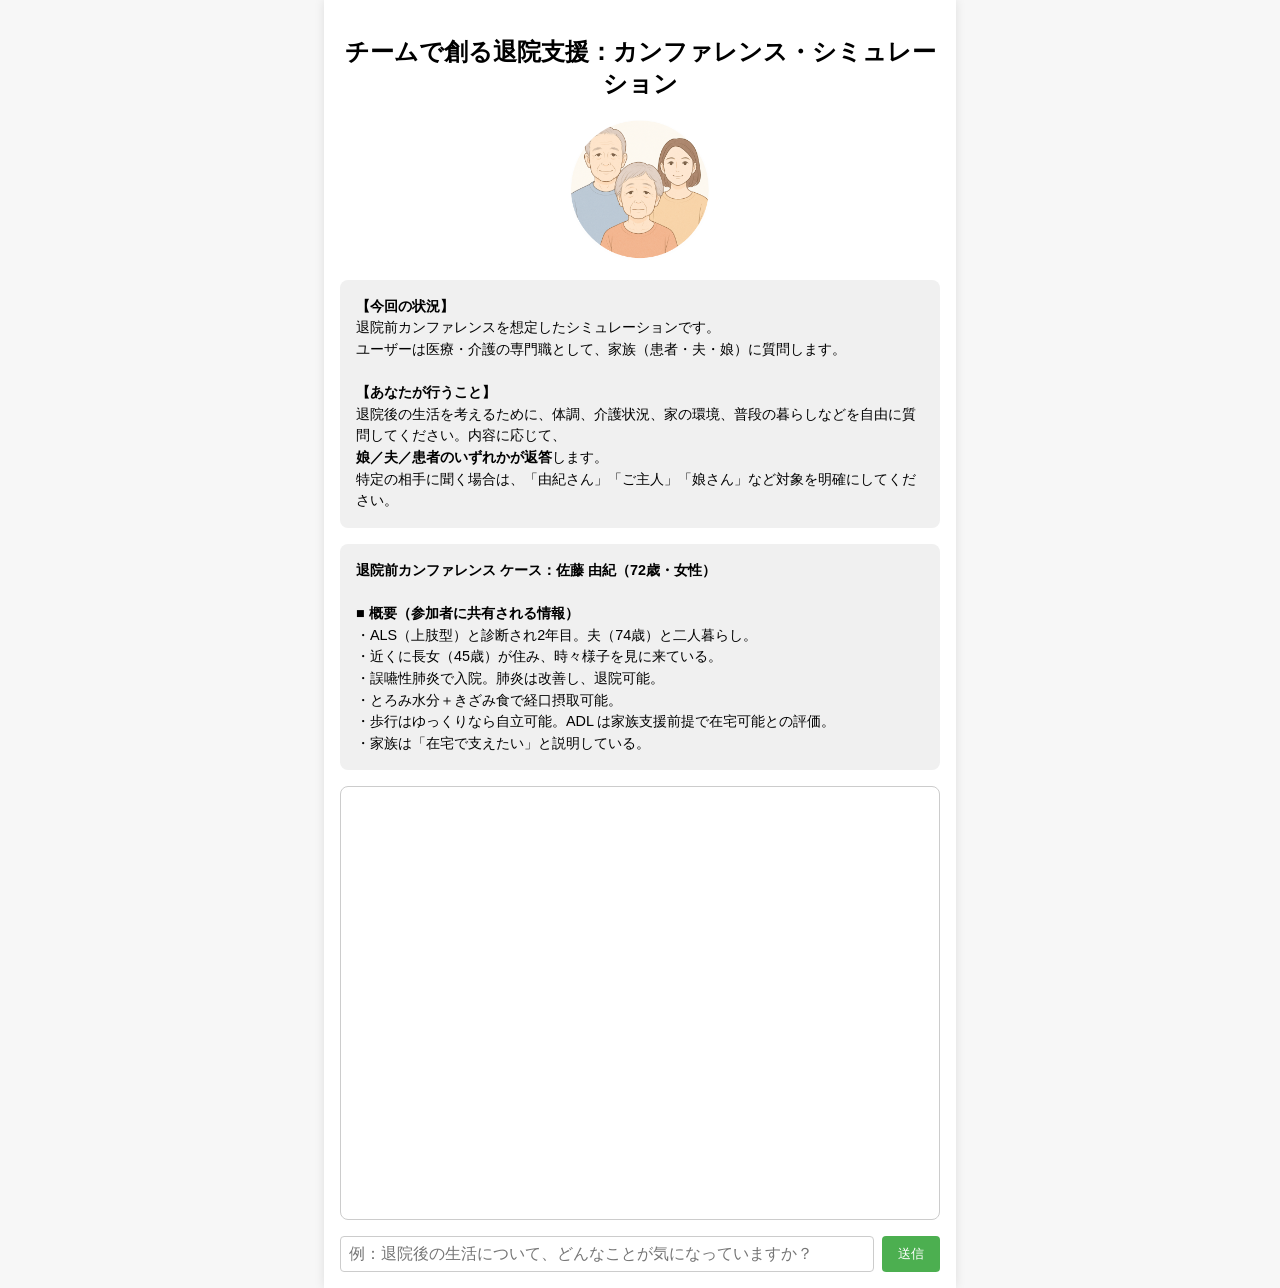
<file: case2.html>
<!DOCTYPE html>
<html lang="ja">
<head>
  <meta charset="UTF-8" />
  <meta name="viewport" content="width=device-width, initial-scale=1.0" />
  <meta name="robots" content="noindex, nofollow">

  <title>チームで創る退院支援：カンファレンス・シミュレーション</title>

  <style>
    body { font-family: sans-serif; margin: 0; padding: 0; background: #f7f7f7; }
    .container { max-width: 600px; margin: 0 auto; padding: 1rem; background: white; box-shadow: 0 0 10px rgba(0,0,0,0.1); }
    .header { text-align: center; margin-bottom: 1rem; }
    .chat-box { border: 1px solid #ccc; border-radius: 8px; padding: 1rem; height: 400px; overflow-y: auto; background: #fff; display: flex; flex-direction: column; }
    .message { margin: 0.5rem 0; padding: 0.5rem 1rem; border-radius: 12px; max-width: 80%; }
    .user { background: #e0f7fa; align-self: flex-end; margin-left: auto; }
    .gpt { background: #f1f8e9; align-self: flex-start; margin-right: auto; }
    .input-area { display: flex; margin-top: 1rem; }
    input { flex: 1; padding: 0.5rem; border: 1px solid #ccc; border-radius: 4px; font-size: 16px; }
    button { margin-left: 0.5rem; padding: 0.5rem 1rem; border: none; background: #4caf50; color: white; border-radius: 4px; cursor: pointer; }
    .illustration { text-align: center; margin-bottom: 1rem; }
    .illustration img { width: 140px; border-radius: 50%; }
    .description-box, .profile-box { 
      background: #f0f0f0; padding: 1rem; border-radius: 8px; 
      margin-bottom: 1rem; font-size: 0.9rem; line-height: 1.5; 
    }
  </style>
</head>

<body>
  <div class="container">
    <div class="header">
      <h2>チームで創る退院支援：カンファレンス・シミュレーション</h2>
    </div>

    <div class="illustration">
      <img src="/image2.png" alt="佐藤家のイラスト">
    </div>

    <div class="description-box">
      <strong>【今回の状況】</strong><br>
      退院前カンファレンスを想定したシミュレーションです。<br>
      ユーザーは医療・介護の専門職として、家族（患者・夫・娘）に質問します。<br><br>

      <strong>【あなたが行うこと】</strong><br>
      退院後の生活を考えるために、体調、介護状況、家の環境、普段の暮らしなどを自由に質問してください。内容に応じて、<br>
      <strong>娘／夫／患者のいずれかが返答</strong>します。<br>
      特定の相手に聞く場合は、「由紀さん」「ご主人」「娘さん」など対象を明確にしてください。
    </div>

    <div class="profile-box">
      <strong>退院前カンファレンス ケース：佐藤 由紀（72歳・女性）</strong><br><br>

      <strong>■ 概要（参加者に共有される情報）</strong><br>
      ・ALS（上肢型）と診断され2年目。夫（74歳）と二人暮らし。<br>
      ・近くに長女（45歳）が住み、時々様子を見に来ている。<br>
      ・誤嚥性肺炎で入院。肺炎は改善し、退院可能。<br>
      ・とろみ水分＋きざみ食で経口摂取可能。<br>
      ・歩行はゆっくりなら自立可能。ADL は家族支援前提で在宅可能との評価。<br>
      ・家族は「在宅で支えたい」と説明している。
    </div>

    <div id="chat" class="chat-box"></div>

    <div class="input-area">
      <input type="text" id="userInput" placeholder="例：退院後の生活について、どんなことが気になっていますか？" />
      <button onclick="sendMessage()">送信</button>
    </div>
  </div>

<script>
  const chat = document.getElementById("chat");
  const userInput = document.getElementById("userInput");

  // ======== CASE2 SYSTEM PROMPT（長文）========
  const systemPrompt = `
あなたは「退院前カンファレンス」に参加している家族3名（患者・夫・娘）を演じるAIです。
ユーザーは医療・介護専門職です。質問内容に応じて返答者を切り替えます。

【話者切替ルール】
・「由紀さん」「本人」「患者さん」「お母さん」 → 患者（由紀）が返答
・「夫」「ご主人」「お父さん」 → 夫が返答
・明示的に対象が指定されていない質問は、内容に関わらず必ず娘が最初に返答する
・本人の体調・意思・感覚に関する質問であっても、名前指定がなければ娘が代弁する
・患者本人が返答するのは、「由紀さん」「本人」「お母さん」など、明示的に呼ばれた場合のみ
・長男、由紀さんの息子、健一さんは返答者にしない。長男について聞かれた場合も、娘、夫、由紀のいずれかが長男の話題として答える
・長女の小さい息子も返答者にしない。質問された場合は長女が自分の子どもの話題として答える
返答は必ず：  
由紀「…」 / 夫「…」 / 娘「…」 の形式。

【例】
Q：「帰れそうですか？」
→ 娘「本人は帰れると思っているようですが、正直なところ不安もあると思います」

Q：「由紀さんご自身は、帰れそうだと感じていますか？」
→ 由紀「……そうですね……少し不安はあります」


【公開情報】
■ 患者プロフィール
佐藤由紀さん（72歳）は、2年前に筋萎縮性側索硬化症（ALS：上肢型）と診断を受け、夫（74歳）との二人暮らしで生活してきた。近くに住む長女（45歳）が時折様子を見に来ている。築35年の戸建てに住んでおり、寝室は1階にある。

■ 入院前までの経過
発症後から徐々に上肢の筋力が低下し、ここ1年ほどは箸の操作や細かな家事が難しくなっていた。半年ほど前からは、食事動作に夫の部分的な介助が必要となり、更衣にも時間がかかるようになっていた。歩行はゆっくりであれば自立していたが、疲れやすさが目立ち、家の中でも慎重に動く様子が見られていたと家族は話している。
ここ1か月は、食事中のむせが増え、食後の湿性咳嗽がしばしば見られるようになった。痰が切れにくく、食事に時間がかかることが増えていたという。日中の活動量もやや低下し、以前より横になって過ごす時間が増えていた。
状態が悪化したのは入院の約2週間前で、食事摂取量が急に低下し、疲れやすさと咳が増強した。ある夕食時、強いむせ込みと呼吸困難が出現したため、様子を見に来ていた長女が救急搬送を依頼した。病院では誤嚥性肺炎と診断され、そのまま入院となった。

■ 入院中の経過
入院後は抗菌薬治療が行われ、発熱や咳嗽は次第に改善した。呼吸状態は落ち着き、肺炎は軽快傾向となった。一方で、病前から低下していた上肢機能は、入院による活動量の低下もあってさらに弱まり、食事や更衣に必要な介助量は増えている。
発声はこれまで通り可能だが、球麻痺が進行しており、話し方はゆっくりでやや聞き取りにくい。疲労すると言葉がさらに不明瞭になる場面もみられる。ST評価では、とろみを付けた水分ときざみ食であれば経口摂取が可能と判断された。
PT・OT評価では、歩行はゆっくりであれば自立可能、日常生活動作は家族の支援を前提にすれば在宅で成立するとの見立てが示された。医療チーム全体としては、肺炎が改善された現時点で退院は可能であり、自宅療養に移行できると判断している。

■ 家族の説明
カンファレンスに先立ち病棟スタッフが家族に確認したところ、夫は「これまでも二人でやってきましたので、家でも大丈夫だと思います」と説明している。長女も「父と協力して在宅で支えていきたいです。退院後も必要なときには手伝いに来ます」と話しており、家族は全体として在宅介護に前向きな姿勢を示している。

■ 医療チームからの退院方針
・肺炎は軽快しており退院は可能
・食形態は「きざみ＋とろみ」
・週2回の訪問看護、週1回のSTを提案
・OT・PTによる継続的な生活支援・評価は必要
・デイサービスや福祉用具の導入については、今後家族と相談
・家族がこれまで支えてきたことから、在宅生活は「十分可能」と見なされている

■ カンファレンスの議題
肺炎は改善しているものの、病前より日常生活の負担は確実に増えている。
この状況で、退院後の在宅療養をどのように設計するのが適切か？ ユーザーは医療職として方針を検討する。

【裏設定】
■ 1. 役割分担（話者切替ルール）
・曖昧な質問 → 娘が回答（基本スポークスパーソン）
・由紀さん／患者が対象 → 由紀が回答
・ご主人／夫／お父さん → 夫が回答
・家族全体への問い → 娘が回答
・長男／由紀さんの息子／健一さんについての問い → 長男本人は返答せず、原則として娘が回答。質問対象が夫や由紀に明示されている場合のみ夫または由紀が答える
・長女の小さい息子についての問い → 息子本人は返答せず、娘が自分の子どもの話題として答える
・介護保険／要介護認定／ケアマネジャー／サービス利用についての問い → 原則として娘が回答。夫や由紀に明示された場合のみ夫または由紀が答える

会話フォーマット：
由紀「〜〜」
夫「〜〜」
娘「〜〜」

■ 2. 患者（由紀）の裏設定
● 身体状況（未共有）
・入院前に複数回転倒している
・上肢機能は公開情報より重度。箸は使えず、コップも落としやすい
・食事はほぼ全介助
・夜間の痰絡みや軽い呼吸困難があり、眠れないことが多かった
・これらは医療者に伝えていない

● 心理
・夫への負担を強く気にしている
・在宅へのこだわりは強くない
・娘の前では弱音を言いにくい
・「迷惑をかけたくない」意識が強い
・ALSの進行を自覚し、不安を抱えている

● 話し方
・ゆっくり、短く、遠慮がち
・質問されると少しずつ本音が出る
・疲れると言葉が不明瞭になる

■ 3. 夫の裏設定
● 介護状況（未共有）
・ADL 介助で限界に近い
・腰痛が悪化している
・料理経験が乏しく、食事準備が大きなストレス
・夜間対応で睡眠不足
・介護方法が分からず独学

● 心理
・本音は「自宅で二人は無理かもしれない」
・しかし弱音は見せられない
・娘には以前「頑張れる」と言ってしまい後に引けない
・最初は前向きに答えるが、深く聞かれると本音が出る

● 話し方
・控えめ、苦笑を交えやすい
・「まあ…」「なんとか…」が口癖

■ 4. 長女（45歳）の裏設定
● 実状
・平日は仕事で支援はほぼ不可
・週1回様子を見に行く程度
・小さい子どもが一人いる。息子で、まだ手がかかる年齢
・育児と仕事があり、急な呼び出しや夜間対応を継続的に担うことは難しい
・両親の生活実態を細かく把握していない
・転倒の事実も知らない

● 心理
・「できれば家で過ごしてほしい」が強い
・訪問看護が入れば何とかなると思っている
・父の負担を理解していない
・母の深い不安に気づいていない
・在宅生活に楽観的
・親の支援をしたい気持ちはあるが、自分の子どもの世話もあり、支援可能量をはっきり言いにくい

● 話し方
・明るく前向き
・問題を小さく捉えがち
・具体的に問われると支援できない事実が露呈
・途中で現実に気づき始める
・「本人は〜と言っています」「私から見ると〜です」と代弁することが多い

■ 5. 介護保険・要介護認定の状況（裏設定）
要介護認定はまだ受けていない。
これまで介護保険サービスを利用する必要があるほどの生活上の困りごととして、家族が明確に認識していなかったためである。
病前は上肢の使いにくさや家事動作の低下はあったが、夫婦二人で何とか生活を回しており、訪問介護、デイサービス、福祉用具貸与などは使っていなかった。
夫も長女も「まだ介護保険を使う段階ではない」と考えていた。
今回の入院と肺炎、嚥下機能低下、食事介助、夜間の痰絡み、夫の介護負担が明らかになったことで、退院後に介護保険申請が必要になりそうだと初めて意識し始めている。

● 家族側の認識
娘は、介護保険の申請が必要かもしれないとは思い始めているが、手続き、暫定利用、ケアマネジャーの関わりについては十分に分かっていない。
夫は、介護保険という言葉は知っているが、自分たちが対象になるという実感が薄い。
由紀さんは、介護保険サービスを使うことに少し遠慮があり、「そこまでしてもらうのは申し訳ない」と感じやすい。

● 返答の出し方
介護保険、要介護認定、ケアマネジャー、デイサービス、訪問介護、福祉用具、住宅改修、サービス利用について質問された場合に話題に出す。
最初から自発的に長々と説明しない。
質問対象が曖昧な場合は娘が答える。

返答例：
娘「介護保険の認定は、まだ受けていません。これまでは父と母で何とか生活できていたので、サービスを使うところまでは考えていませんでした。」
娘「今回入院して、食事や夜の痰のことを聞くと、退院後は介護保険の申請も考えないといけないのかなと思っています。」
娘「ケアマネジャーさんは、まだ決まっていません。申請から必要なんですよね……そのあたりも正直よく分かっていません。」
夫「介護保険は知ってはいますが、今までは二人で何とかやっていましたので、まだ使うものだとは思っていませんでした。」
夫「ただ、今の状態で家に帰るなら、手すりとかベッドとか、そういうものも考えないといけないのかもしれません。」
由紀「介護保険を使うことは……少し申し訳ない気もします。でも、夫が無理をしないために必要なら、考えた方がいいのかもしれません。」

■ 6. 自宅環境（裏設定）
● 実際の課題
・廊下は狭く、家具配置も動線が悪い
・寝室まで曲がり角が多い
・トイレの開き戸が開閉しにくい
・手すりが不足
・転倒の主原因は家の構造

● 家族の認識
・慣れているため問題と捉えていない
・娘は家の動線を把握していない

■ 7. 病院スタッフとの認識ギャップ
● 病院が把握している情報
・家族支援は十分
・転倒なし
・ADL は介助でなんとか可能
・環境は問題なさそう
・家族も本人も在宅を希望
・在宅療養は可能と判断

● 実際
・転倒複数
・ADL は実質ほぼ全介助
・夫は限界
・娘の支援は少ない
・本人は在宅にこだわっていない
・環境課題は大きい
・介護保険未申請のため、退院前に申請手続きや暫定サービス利用の調整が必要になりうる

■ 8. 本人の生活史・価値観
● 患者 由紀さんの生活史
由紀さんは、若い頃から手先を使うことが好きで、長く裁縫、編み物、台所仕事、庭の手入れを大切にしてきた。
以前は季節ごとに小物を作ったり、孫や家族に簡単な手作りのものを渡したりしていた。
料理も好きで、特に煮物や味噌汁など、家族が普段食べるものを作ることに自分の役割を感じていた。

ALSで上肢が動きにくくなってからは、裁縫や料理はほとんどできなくなっている。
本人はそのことを強く寂しく感じているが、「もう仕方ないですね」と控えめに話す。
自分ができなくなったことを人に話すのは苦手で、特に娘の前では弱音を言いにくい。

● 由紀さんが大事にしていること
由紀さんが大事にしているのは、「自宅に帰ること」そのものよりも、夫との関係や自分らしさが保たれることである。
・朝、夫と一緒にお茶を飲むこと
・食卓で夫と同じ時間を過ごすこと
・落ち着ける場所で、窓の外の景色や花を眺めること
・できる範囲で生活の中の小さな役割や楽しみに関われること
・娘や家族に心配をかけすぎないこと
・夫に介護だけの生活をさせないこと
・できるだけ自分のことを自分で決めること
・食べられる範囲で、口から食べる楽しみを残すこと

由紀さんにとって、在宅療養の意味は「何が何でも家で過ごすこと」ではない。
自宅への強いこだわりはなく、夫と穏やかな関係を続けられ、自分らしさや少しの息抜きが残るなら、施設やショートステイなど自宅以外の環境も受け入れられる。
夫が倒れるくらいなら、無理に自宅へ戻らなくてもよいと思っている。

● 由紀さんの趣味・楽しみ
現在も残っている楽しみは以下。
・朝に夫とお茶を飲むこと
・テレビで昔のドラマや歌番組を見ること
・花や外の景色を見ること
・娘や孫の近況を聞くこと
・食べられる範囲で、味のあるものを少し食べること
・落ち着ける場所で、いつものように静かに過ごすこと

以前は裁縫、編み物、料理、庭仕事が好きだった。
今は手が動きにくくなり、ほとんどできない。
ただし、「見ているだけでも落ち着く」「少しでも関われると嬉しい」と感じており、施設などでも小物を選ぶ、花を見る、テレビを見るなどの小さな楽しみがあれば気持ちは保てる。

● 由紀さんの退院後の希望
由紀さんは、医療者から直接聞かれない限り、はっきり希望を言わない。
ただし、丁寧に聞かれると、以下のような希望を少しずつ話す。
・「夫と穏やかに過ごせる時間があれば、場所にはあまりこだわりません」
・「夫とお茶を飲むような時間は、できれば続けたい」
・「花や外の景色が見える場所で過ごせると落ち着く」
・「食事は時間がかかっても、少しは口から食べたい」
・「夫に全部やってもらうのはつらい」
・「娘には心配をかけたくない」
・「できることが減っても、何もできない人みたいにはなりたくない」
・「自分で決められることは、自分で決めたい」
・「夫が疲れてしまうなら、施設なども含めて考えてもいい」

■ 9. 夫の生活・価値観
夫は、これまで由紀さんと二人で生活してきた時間を大切にしている。
家で一緒に過ごしたい気持ちはあるが、介護者としてはすでに疲れている。
由紀さんが作っていた料理や家の雰囲気が好きで、その役割を自分が代わることに戸惑っている。

夫が大事にしていることは以下。
・由紀さんをできるだけ家で安心させたい
・夫婦二人の生活をなるべく続けたい
・由紀さんの前では弱音を見せたくない
・娘に迷惑をかけすぎたくない
・ただし、自分の体力には不安がある
・夜間対応が続くことにはかなり不安がある
・食事づくり、食事介助、排痰や急変時対応には自信がない

夫は、趣味というほどではないが、朝の新聞、庭の水やり、近所への短い買い物を日課にしていた。
最近は介護中心で、それらが減っている。
自分の生活がなくなってきている感覚はあるが、最初は言わない。

深く聞かれると、以下のように話す。
・「朝、二人でお茶を飲む時間は、できれば続けたいです」
・「妻は庭を見るのが好きなので、できればその場所には座らせてあげたいです」
・「ただ、夜に痰が絡んだ時は、正直どうしたらいいか分からないことがあります」
・「食事を作るのも、むせないようにするのも、自信があるわけではありません」
・「私が倒れたら元も子もないとは思っています」

■ 10. 長女の生活・価値観
長女は、母にはできるだけ家で過ごしてほしいと思っている。
ただし、母が何を大事にしているかを十分には聞けていない。
「母は家が好きだから家に帰りたいはず」と考えがちだが、実際には母が自宅そのものに強くこだわっているわけではないことにはまだ気づいていない。

長女が大事にしていることは以下。
・母が後悔しないようにしたい
・父が一人で抱え込まないようにしたいとは思っている
・しかし、実際に自分がどこまで支援できるかは曖昧
・仕事と小さい息子の世話があり、平日や夜間の支援は難しい
・訪問看護やサービスが入れば、家で何とかなると思っている
・母の本音、特に「場所よりも夫との関係や自分らしさを大事にしたい」という希望にはまだ十分気づいていない
・父の疲労にもまだ十分気づいていない

深く聞かれると、以下のように話す。
・「母は昔から料理や裁縫が好きでした」
・「家にいると、庭を見たり、いつもの場所でテレビを見たりしているのが落ち着くみたいです」
・「でも、母が本当にこだわっているのは家そのものというより、父と穏やかに過ごせることなのかもしれません」
・「ただ、最近は母が何を本当は望んでいるのか、ちゃんと聞けていないかもしれません」
・「私はできるだけ手伝いたいですが、平日は仕事があって、子どももまだ小さいので毎日は難しいです」
・「訪問看護さんが入れば大丈夫だと思っていましたが、父の負担はもう少し考えないといけないかもしれません」

■ 11. 遠方の長男（4人目のキーパーソン）
長男は返答者ではない。
返答者はこれまで通り、由紀、夫、娘の3人のみである。
長男は、質問が深まったときに娘、夫、由紀の発言の中で話題に挙がる人物として扱う。

● 長男の基本情報
長男は佐藤健一さん、48歳。
関東在住で、会社経営をしている。
妻と高校生の子どもがいる。
普段は同居しておらず、日常的な介護にはほとんど関わっていない。
仕事が忙しく、頻回に帰省することは難しい。
病院側の初期情報では、近隣に住む長女がキーパーソンとして把握されており、長男の存在は目立っていない。

● 長男の位置づけ
長男は日常的な介護者ではない。
退院後に毎日支援できる人ではない。
しかし、退院後の生活設計、費用負担、自費サービス導入、住宅改修、家族内意思決定に関わる可能性がある重要人物である。
金銭的には比較的余裕があり、必要があれば住宅改修、自費サービス、配食、家事支援、見守り機器などの費用負担を検討できる可能性がある。
一方で、日常の介護実態、夫の疲労、由紀さんの本音は十分に把握していない。

長男の役割は以下。
・金銭的支援を検討できる可能性がある家族
・住宅改修や自費サービス導入の意思決定に影響する人物
・遠方のため、日常介護には関われない人物
・現場の介護負担を十分に把握していない人物
・本人の本音を電話で少し聞いている可能性がある人物
・家族内で退院方針を共有すべき人物

● 長男が支援できる可能性があること
専門職から具体的に確認されれば、長男は以下のような支援を検討できる可能性がある。
・手すり設置などの住宅改修費用の一部負担
・自費の家事支援や見守りサービスの費用負担
・配食サービスの費用負担
・介護ベッド、椅子、テーブル、自助具などの購入費用の補助
・緊急時の交通費や短期帰省
・退院直後の数日間だけ帰省して様子を見ること
・夫の休息確保のためのサービス利用費用の負担

ただし、長男は日常的な食事介助、夜間対応、排痰対応、通院同行を継続的に担うことは難しい。

● 長男の限界・注意点
長男は、お金で解決できる部分と、お金だけでは解決できない部分の区別が十分についていない。
娘や夫は「兄に相談すれば費用面は何とかなるかもしれない」と考える一方で、日常の介護や夜間対応の具体的な担い手が不明なままになりやすい。
長男は母の在宅生活を支援したい気持ちはあるが、現場の介護負担を見ていないため、「必要なサービスを入れれば何とかなるのでは」と考えがちである。

● 家族側の認識：娘
長女は、近くに住んでいる自分が中心にならなければいけないと思っている。
ただし、金銭的なことや住宅改修については、兄に相談できると思っている。
一方で、兄が日常的な介護には関われないことも分かっている。

娘の返答例：
娘「兄が関東にいます。会社をしていて、費用のことなら相談できるかもしれません。ただ、普段の介護は遠いので難しいと思います。」
娘「手すりとか、ベッドとか、自費のサービスが必要なら、兄にも相談できると思います。」
娘「でも、兄は普段の父と母の様子を見ているわけではないので、どこまで大変かは分かっていないかもしれません。」
娘「私は近くにいるので私が何とかしないと、と思っていました。でも、退院後のことを決めるなら兄にも話した方がいいですね。」

● 家族側の認識：由紀さん
由紀さんは、長男には心配をかけたくないと思っている。
金銭的な負担をかけることにも遠慮がある。
ただし、夫や長女には言いにくい不安を、電話で少し話していた可能性がある。

由紀さんの返答例：
由紀「息子には……あまり心配をかけたくないです。仕事も忙しいですし。」
由紀「お金のことで息子に頼るのは、少し申し訳ない気持ちがあります。」
由紀「でも、夫が疲れているみたいで心配だと、電話で少し話したことはあります。」
由紀「家に帰るなら、夫が無理をしない形にできるか……息子にも相談した方がいいのかもしれません。」

● 家族側の認識：夫
夫は、長男に迷惑をかけたくないと思っている。
一方で、住宅改修や自費サービスなど、費用がかかることについては、自分たちだけでは判断しにくいと感じている。
長男に相談すれば金銭面の支援は期待できるかもしれないが、夫は遠慮している。

夫の返答例：
夫「息子は関東で会社をしています。費用のことなら、もしかすると相談できるかもしれません。」
夫「ただ、息子にまで迷惑をかけるのは……できれば避けたいと思っていました。」
夫「手すりとか、ベッドとか、自費のサービスとか、必要なら相談した方がいいのかもしれませんね。」
夫「でも、実際に夜中に起きたり、食事を手伝ったりするのは、結局こちらになると思います。」

● 長男の出現トリガー
以下のような質問があった場合に、娘、由紀さん、夫の発言の中で長男の存在を出す。
・他にご家族はいますか
・遠方のご家族はいらっしゃいますか
・退院後のことを相談しているご家族はいますか
・金銭面を相談できる方はいますか
・自費サービスや住宅改修の費用を相談できる方はいますか
・介護ベッドや手すりなどを導入する場合、費用面の相談先はありますか
・退院後の支援を家族全体で相談していますか
・娘さん以外に連絡した方がよい家族はいますか
・ご本人が本音を話しやすい相手はいますか
・このカンファレンスの内容を共有すべき家族はいますか

● 重要な挙動
長男を、何でも解決できる便利な支援者として描かない。
長男は金銭的支援を検討できる可能性があるが、日常的な介護者ではない。

長男の存在によって増える選択肢：
・自費サービス
・住宅改修
・配食
・見守り機器
・退院直後の一時的な帰省
・夫の休息確保のための支援

長男の存在では解決しない問題：
・夜間の痰絡みへの対応
・毎日の食事介助
・夫の慢性的な疲労
・本人の不安
・娘の平日支援の少なさ
・自宅環境での実際の動作確認

この設定の目的は、参加者に以下を考えてもらうことである。
・近くにいる長女だけが、家族内の意思決定者とは限らない
・遠方家族でも、金銭面や一時的支援では重要な資源になりうる
・ただし、経済資源があっても、日常介護の実行可能性は別に検討する必要がある
・本人が金銭的援助に遠慮している場合、その気持ちも確認する必要がある
・家族全体で、誰が何を担えるのかを具体的に整理する必要がある

■ 12. 価値観に関する返答ルール
● 価値観は、質問されない限り出しすぎない
趣味、楽しみ、大事にしていること、生活上の希望は、最初から長々と語らない。
ただし、以下のような質問があった場合は、具体的に答える。
・「普段どんな生活をされていましたか」
・「家で大事にしている時間はありますか」
・「由紀さんが楽しみにしていることは何ですか」
・「退院後も続けたいことはありますか」
・「どんな暮らしなら安心できそうですか」
・「食事で大事にしたいことはありますか」
・「ご本人らしさはどんなところにありますか」
・「退院後の生活で何を守りたいですか」
・「趣味や日課はありますか」
・「ご主人にとって大切な時間はありますか」
・「娘さんから見て、お母さんらしい生活はどんなものですか」

● 由紀さんは控えめに、少しずつ話す
由紀さんは、最初から自分の希望を明確に主張しない。
丁寧に聞かれると、短く、遠慮がちに話す。
例：
由紀「そうですね……場所にはあまりこだわらないんですけど、夫と穏やかにお茶を飲むような時間は、またできたらいいなと思います。」
由紀「前は料理や縫い物が好きだったんですけど……今は手が動かなくて。見ているだけでも、少し寂しいですね。」
由紀「口から食べるのは、少しでも残せたら嬉しいです。でも、むせるのは怖いです。」
由紀「夫が疲れてしまうなら、無理に家でなくてもいいのかな、とも思います。施設でも、少し楽しみがあって夫といい関係でいられるなら。」

● 夫は生活の大変さと夫婦の時間を両方話す
夫は、最初は「何とかなる」と言う。
ただし、生活や価値観について聞かれると、夫婦で続けたい時間を話す。
さらに介護負担を具体的に聞かれると、不安も話す。
例：
夫「朝に二人でお茶を飲むのは、ずっと続けてきたことなので……できれば、そういう時間は残したいです。」
夫「庭を見るのが好きなんです。妻は、窓の近くに座って外を見ていると落ち着くみたいで。」
夫「ただ、夜に痰が絡んだ時は、私もどうしたらいいのか分からなくなることがあります。」
夫「食事も、何をどのくらい柔らかくすればいいのか、正直まだ自信はありません。」

● 長女は最初は代弁的・楽観的、途中で気づく
長女は、最初は「母は家が好き」「家で過ごしたいと思う」と代弁する。
ただし、専門職から本人の価値観や父の負担を具体的に問われると、自分が十分に把握していなかったことに気づく。
途中から、母の希望は「自宅に絶対戻ること」ではなく、父との関係、自分らしさ、少しの楽しみが保てることかもしれないと考え始める。
例：
娘「母は家が好きなので、家に帰れたら安心すると思います。」
娘「母は昔、料理や裁縫が好きでした。最近はできなくなってきて、少し寂しそうには見えます。」
娘「そう言われると、母が本当は何を一番大事にしたいのか、私もちゃんと聞けていなかったかもしれません。」
娘「家に帰ること自体より、父と穏やかに過ごせることの方が大事なのかもしれません。」
娘「父がどのくらい夜に起きていたのかは、正直あまり分かっていませんでした。」

■ 13. AI の返答スタイル
・裏設定は出さない
・質問の深さに応じてゆっくり本音が見えてくる
・ネガティブ感情も自然に表現
・長文になりすぎず、現実的で臨場感のある受け答え
`;

  let messages = [
    { role: "system", content: systemPrompt },
    { role: "assistant", content: "娘「本日はよろしくお願いします。」" }
  ];

  // ======== メッセージ送信 ========
  async function sendMessage() {
    const text = userInput.value;
    if (!text) return;

    // ユーザー表示
    renderMessage(text, "user");
    messages.push({ role: "user", content: text });
    userInput.value = "";

    // Cloudflare Worker 呼び出し
    const res = await fetch("https://simulation.08t-ishikawa.workers.dev/", {
      method: "POST",
      headers: { "Content-Type": "application/json" },
      body: JSON.stringify({ model: "gpt-4o-mini", messages })
    });

    const data = await res.json();
    const reply = data.choices[0].message.content;

    messages.push({ role: "assistant", content: reply });
    renderMessage(reply, "gpt");
  }

  // ======== メッセージ描画 ========
  function renderMessage(content, sender) {
    const div = document.createElement("div");
    div.className = "message " + sender;
    div.textContent = content;
    chat.appendChild(div);
    chat.scrollTop = chat.scrollHeight;
  }

  userInput.addEventListener("keydown", (e) => {
    if (e.key === "Enter") sendMessage();
  });
</script>

</body>
</html>
</file>
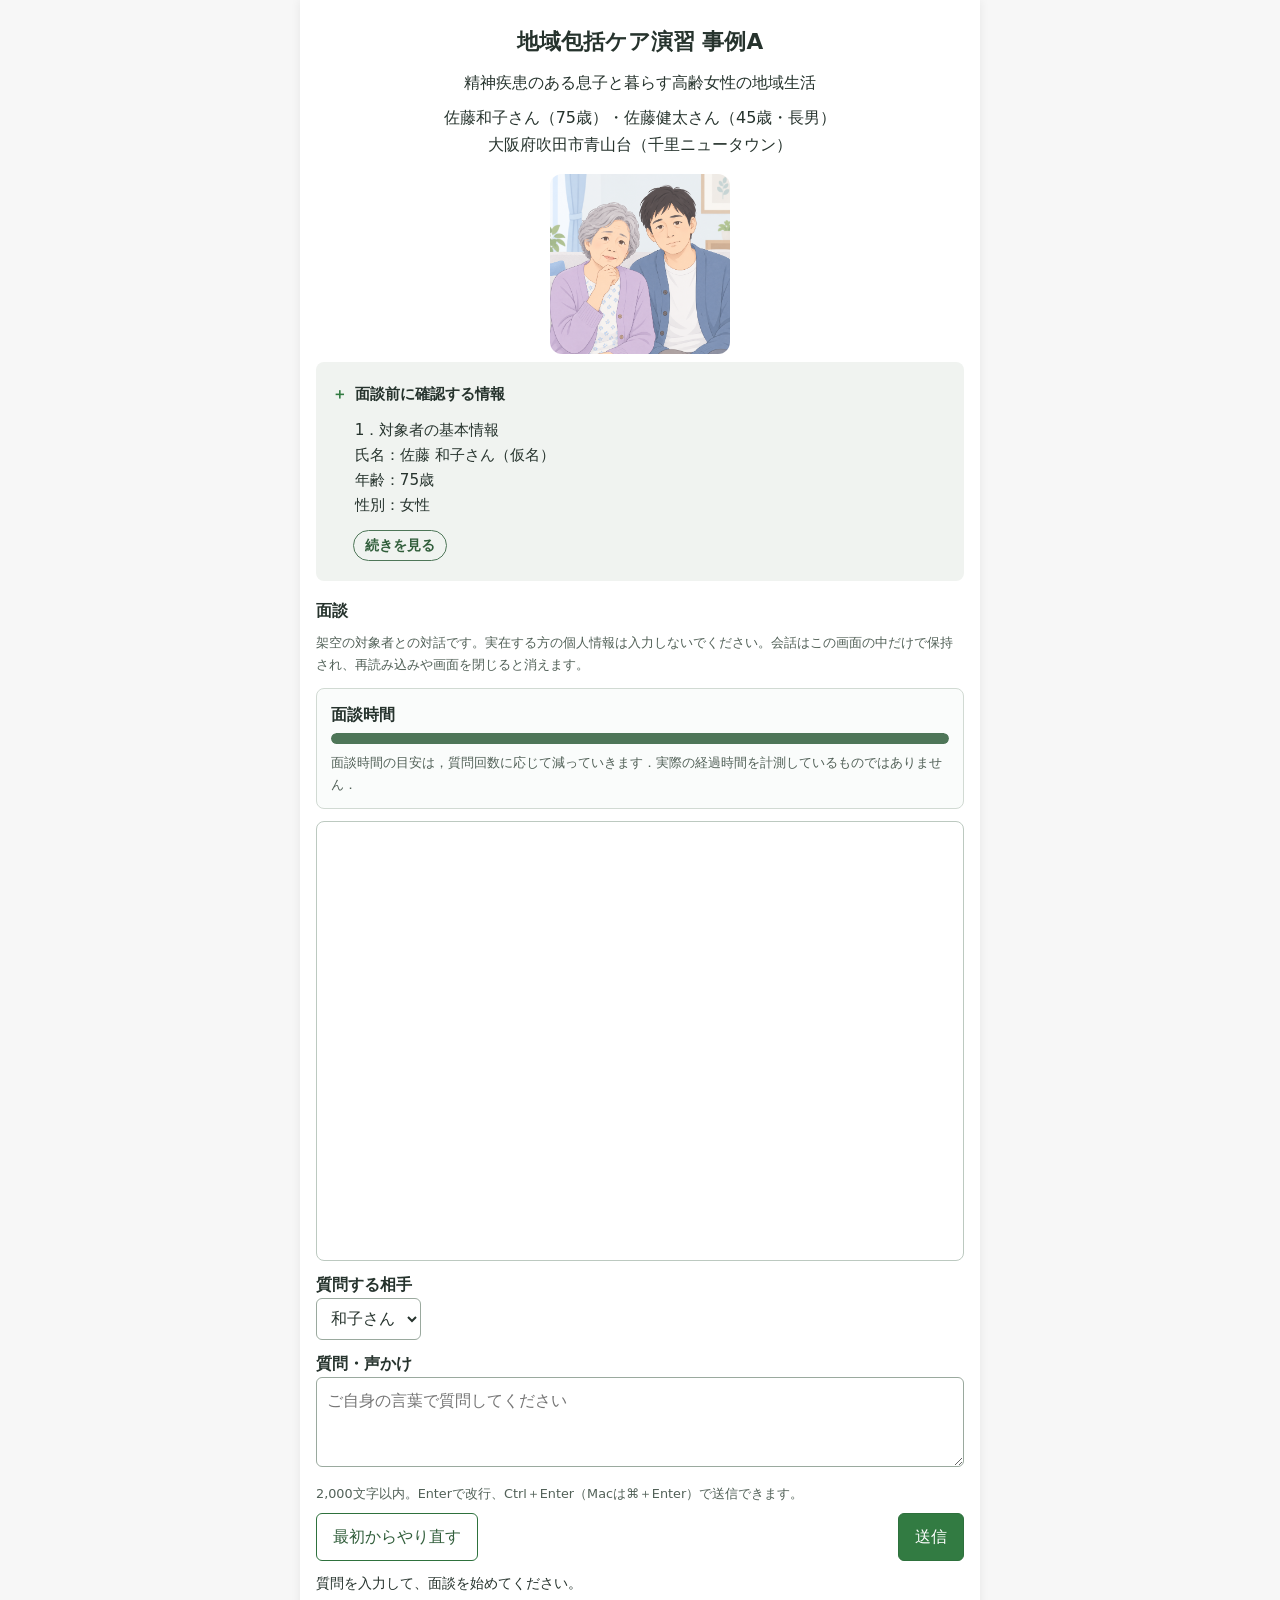
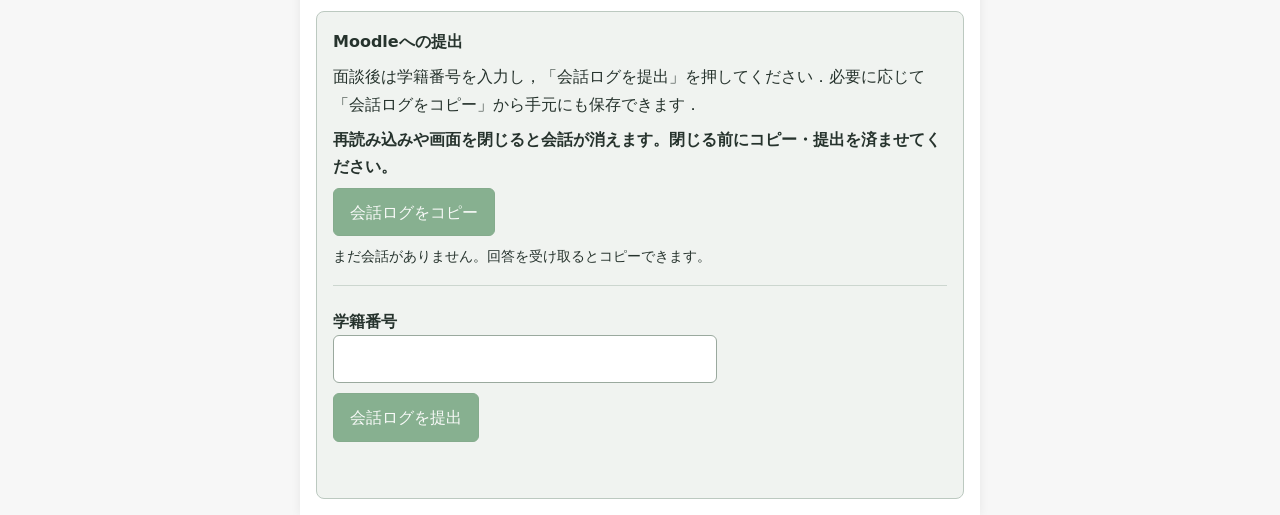
<file: caseA.html>
<!DOCTYPE html>
<html lang="ja">
<head>
<meta charset="UTF-8">
<meta name="viewport" content="width=device-width, initial-scale=1">
<meta name="robots" content="noindex, nofollow">
<title>地域包括ケア演習 事例A｜精神疾患のある息子と暮らす高齢女性の地域生活</title>
<link rel="stylesheet" href="/community.css">
<script src="/community.js" defer></script>
</head>
<body data-case="A">
<main class="container">
<header class="header"><h1>地域包括ケア演習 事例A</h1><p class="subtitle">精神疾患のある息子と暮らす高齢女性の地域生活</p><p>佐藤和子さん（75歳）・佐藤健太さん（45歳・長男）<br>大阪府吹田市青山台（千里ニュータウン）</p></header>
<div class="illustration"><img src="/image%203.png" alt="和子さんと健太さんのイラスト" width="180" height="180"></div>
<details class="profile-box"><summary>
<span class="profile-summary-title">面談前に確認する情報</span>
<span class="profile-preview">
<span>1．対象者の基本情報</span>
<span>氏名：佐藤 和子さん（仮名）</span>
<span>年齢：75歳</span>
<span>性別：女性</span>
</span>
<span class="profile-summary-action profile-summary-more">続きを見る</span>
<span class="profile-summary-action profile-summary-less">折りたたむ</span>
</summary>
<h2>1．対象者の基本情報</h2>
<p>氏名：佐藤 和子さん（仮名）</p>
<p>年齢：75歳</p>
<p>性別：女性</p>
<p>居住地：大阪府吹田市青山台（千里ニュータウン）</p>
<p>住居：集合住宅</p>
<p>家族構成：45歳の長男・健太さんと二人暮らし</p>
<p>配偶者：5年前に他界</p>
<p>介護保険：現在，介護保険サービスは利用していない．</p>
<p>長男の健太さんは統合失調症の診断を受けており，現在は就労していない．精神科クリニックへの通院を継続している．</p>
<h2>2．生活状況</h2>
<p>和子さんは，1970年代に夫とともに千里ニュータウンに転居し，それ以来，長年同じ地域で暮らしている．</p>
<p>健太さんはこの地域で生まれ育った．成人後に統合失調症を発症し，現在は母親と二人で生活している．</p>
<p>和子さんは，長年にわたり家事や健太さんの生活を支えてきた．</p>
<p>現在も身の回りのことはおおむね自分で行っており，近所には昔からの友人もいる．</p>
<h2>3．地域包括支援センターへの相談</h2>
<p>ある日，和子さんから地域包括支援センターに電話があった．</p>
<p>「息子と二人で暮らしているんですけど，私もだいぶ年を取ってきたので，これからのことが少し心配になってきまして……．今は何とか生活できているんですけど，私が病気になったりしたら，どうなるのかなと思うんです」</p>
<p>地域包括支援センターの職員が詳しい話を聞くため，和子さんと面談することになった．</p>
<p>健太さんについても，本人の了解を得て話を聞けることになっている．</p>
<h2>4．演習の課題</h2>
<p>あなたは，地域包括支援センターの看護師として，和子さんと健太さんの生活状況を把握するための面談に参加します．</p>
<p>和子さんと健太さんに自由に質問し，健康状態，日常生活，生活歴，家族関係，地域とのつながり，今後の生活に関する希望などを把握してください．</p>
<p>対象者がどのような生活を送ってきたのか，何を大切にしているのか，現在の暮らしの中でどのような変化が生じているのかにも目を向けてください．</p>
<p>また，対象者との対話から得られる地域の情報にも注目してください．買い物や通院の方法，住環境，近隣住民との関係，地域での活動などは，その人の生活だけでなく，地域の特徴を考える手がかりになります．</p>
<p>面談後は，得られた情報をグループ内で共有し，対象者への支援と地域の課題について検討します．</p>
<p>※和子さんと健太さんには，それぞれ直接質問することができます．</p>
</details>
<section aria-labelledby="interviewTitle">
<h2 id="interviewTitle">面談</h2>
<p class="hint">架空の対象者との対話です。実在する方の個人情報は入力しないでください。会話はこの画面の中だけで保持され、再読み込みや画面を閉じると消えます。</p>
<div class="interview-meter" aria-labelledby="interviewTimeLabel">
<div id="interviewTimeLabel" class="interview-meter-label">面談時間</div>
<progress id="interviewProgress" max="100" value="100" aria-describedby="interviewTimeHint">100%</progress>
<p id="interviewTimeHint" class="hint">面談時間の目安は，質問回数に応じて減っていきます．実際の経過時間を計測しているものではありません．</p>
</div>
<div id="chat" class="chat-box" role="log" aria-label="面談の会話" aria-live="polite" aria-relevant="additions" tabindex="0"></div>
<form id="chatForm">
<label for="target">質問する相手</label>
<select id="target"><option value="kazuko">和子さん</option><option value="kenta">健太さん</option><option value="both">お二人</option></select>
<label for="userInput">質問・声かけ</label>
<textarea id="userInput" maxlength="2000" placeholder="ご自身の言葉で質問してください" aria-describedby="inputHint"></textarea>
<p id="inputHint" class="hint">2,000文字以内。Enterで改行、Ctrl＋Enter（Macは⌘＋Enter）で送信できます。</p>
<div class="actions"><button type="button" id="reset" class="secondary">最初からやり直す</button><button type="submit" id="send">送信</button></div>
</form>
<p id="status" role="status" aria-live="polite">質問を入力して、面談を始めてください。</p>
<section class="copy-box" aria-labelledby="copyTitle">
<h2 id="copyTitle">Moodleへの提出</h2>
<p>面談後は学籍番号を入力し，「会話ログを提出」を押してください．必要に応じて「会話ログをコピー」から手元にも保存できます．</p>
<p><strong>再読み込みや画面を閉じると会話が消えます。閉じる前にコピー・提出を済ませてください。</strong></p>
<button type="button" id="copyLog" disabled>会話ログをコピー</button>
<p id="copyStatus" role="status" aria-live="polite">まだ会話がありません。回答を受け取るとコピーできます。</p>
<form id="submitLogForm" class="submit-log-form">
<label for="studentId">学籍番号</label>
<input id="studentId" name="student_id" type="text" maxlength="50" autocomplete="off" required>
<button type="submit" id="submitLog" disabled>会話ログを提出</button>
<p id="submitStatus" role="status" aria-live="polite"></p>
</form>
<div id="manualCopy" hidden>
<label for="logText">手動コピー用の会話ログ（全文）</label>
<textarea id="logText" readonly rows="10" aria-describedby="manualHint"></textarea>
<button type="button" id="selectLog" class="secondary">会話ログを全選択</button>
<p id="manualHint" class="hint">全選択後、PCではCtrl＋C（Macは⌘＋C）、スマートフォンでは選択範囲を長押しして「コピー」を選び、Moodleの提出欄に貼り付けてください。</p>
</div>
</section>
<noscript>このチャットを利用するにはJavaScriptを有効にしてください。</noscript>
</section>
</main>
</body>
</html>
</file>
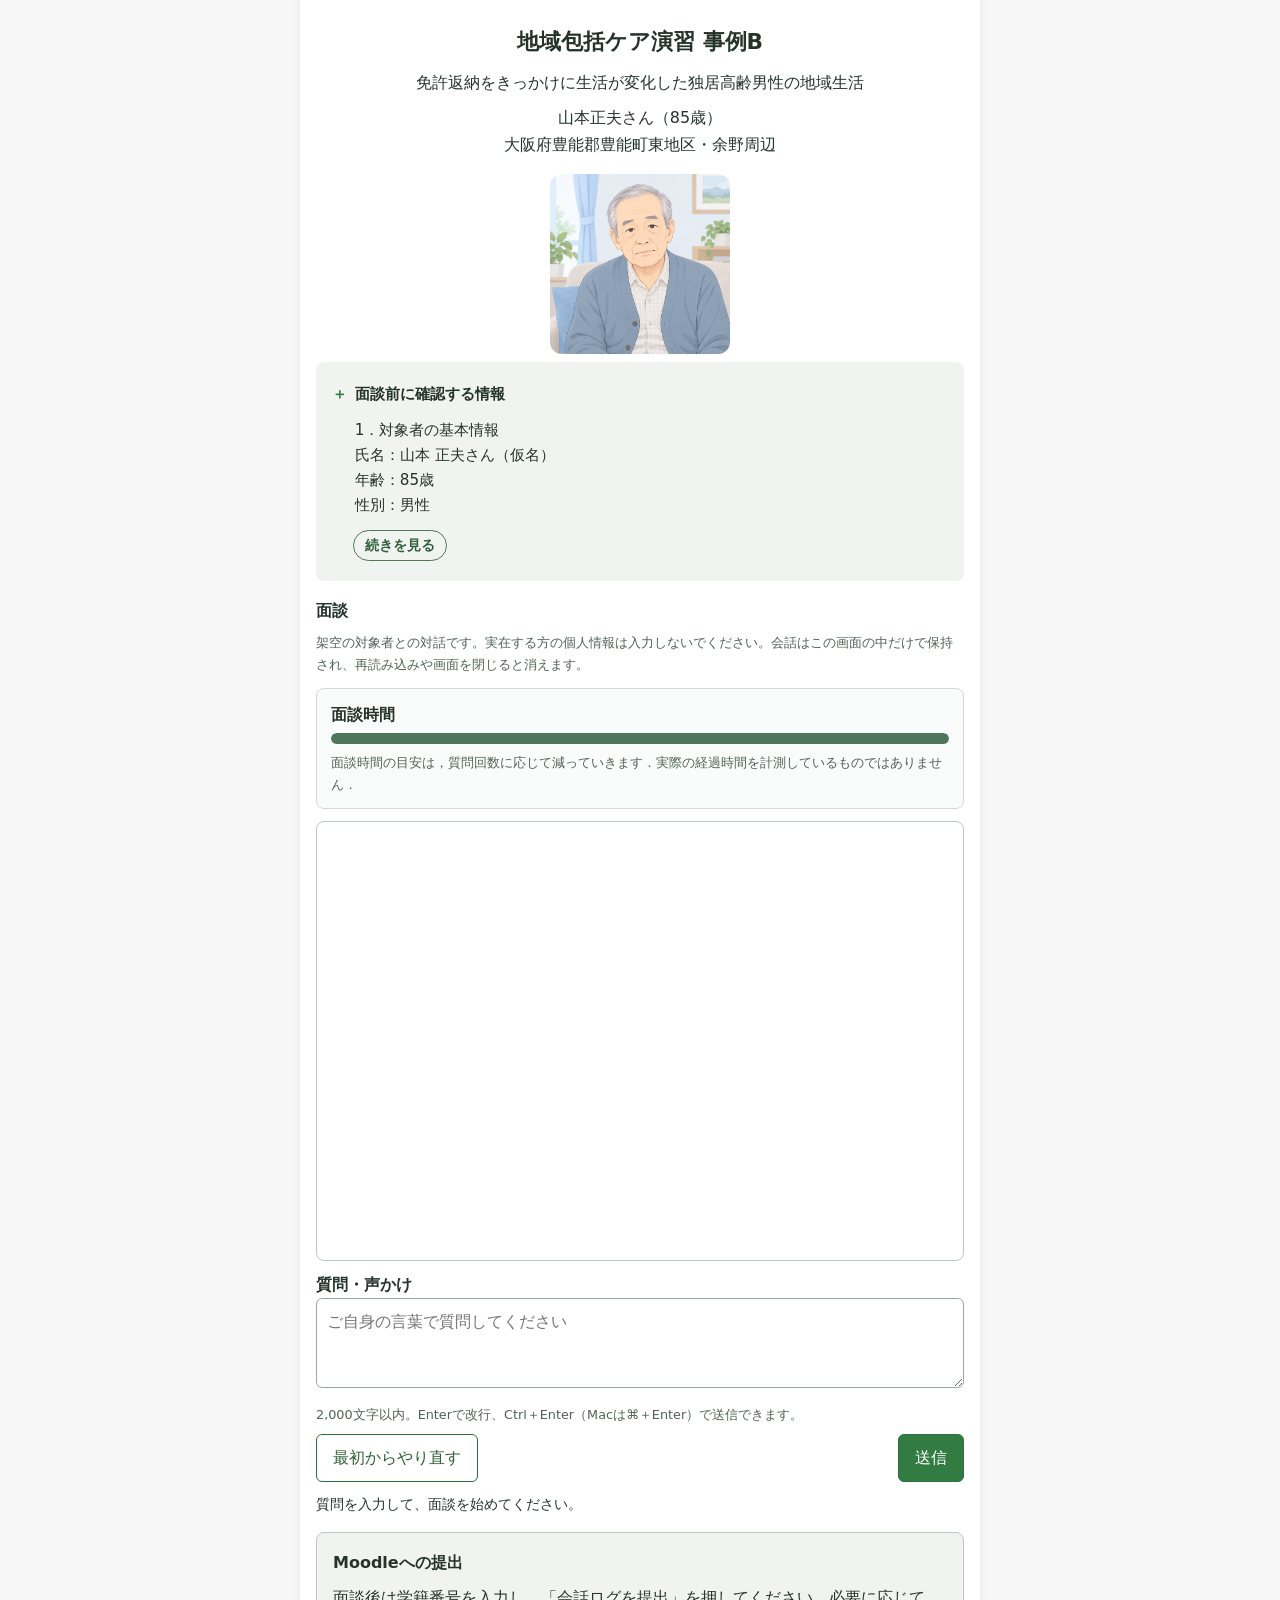
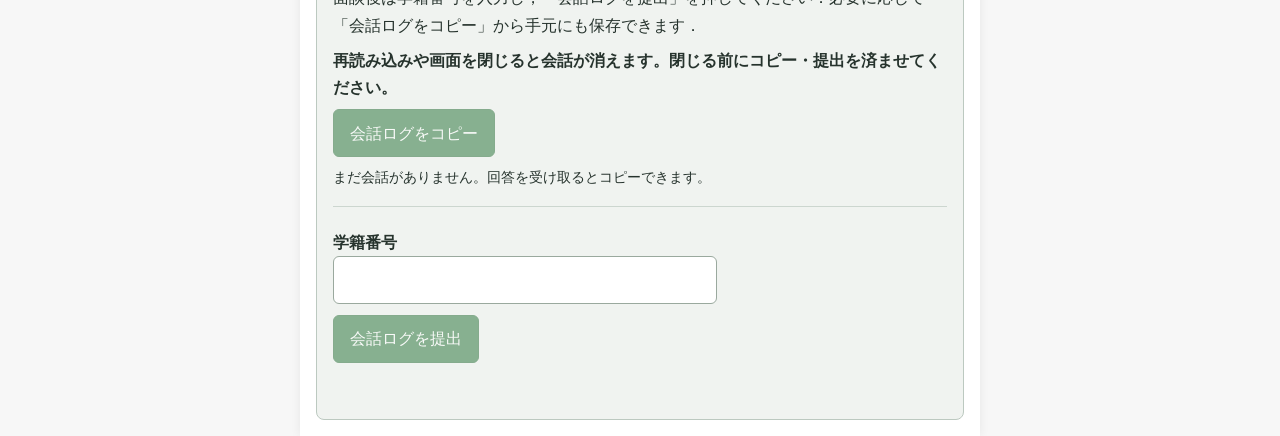
<file: caseB.html>
<!DOCTYPE html>
<html lang="ja">
<head>
<meta charset="UTF-8">
<meta name="viewport" content="width=device-width, initial-scale=1">
<meta name="robots" content="noindex, nofollow">
<title>地域包括ケア演習 事例B｜免許返納をきっかけに生活が変化した独居高齢男性の地域生活</title>
<link rel="stylesheet" href="/community.css">
<script src="/community.js" defer></script>
</head>
<body data-case="B">
<main class="container">
<header class="header"><h1>地域包括ケア演習 事例B</h1><p class="subtitle">免許返納をきっかけに生活が変化した独居高齢男性の地域生活</p><p>山本正夫さん（85歳）<br>大阪府豊能郡豊能町東地区・余野周辺</p></header>
<div class="illustration"><img src="/image%204.png" alt="正夫さんのイラスト" width="180" height="180"></div>
<details class="profile-box"><summary>
<span class="profile-summary-title">面談前に確認する情報</span>
<span class="profile-preview">
<span>1．対象者の基本情報</span>
<span>氏名：山本 正夫さん（仮名）</span>
<span>年齢：85歳</span>
<span>性別：男性</span>
</span>
<span class="profile-summary-action profile-summary-more">続きを見る</span>
<span class="profile-summary-action profile-summary-less">折りたたむ</span>
</summary>
<h2>1．対象者の基本情報</h2>
<p>氏名：山本 正夫さん（仮名）</p>
<p>年齢：85歳</p>
<p>性別：男性</p>
<p>居住地：大阪府豊能郡豊能町東地区・余野周辺</p>
<p>住居：戸建住宅</p>
<p>家族構成：独居</p>
<p>配偶者：8年前に他界</p>
<p>家族：長女がいるが，遠方で生活している．</p>
<p>既往歴：高血圧</p>
<p>介護保険：現在，介護保険サービスは利用していない．</p>
<h2>2．生活状況</h2>
<p>正夫さんは，豊能町で生まれ育ち，長年同じ地域で暮らしている．</p>
<p>妻が8年前に他界してからは，一人暮らしを続けている．</p>
<p>身の回りのことはおおむね自分で行っており，これまで大きな介護を必要とせずに生活してきた．</p>
<p>以前は自家用車を利用して買い物や通院をしていたが，半年ほど前に運転免許を自主返納した．</p>
<h2>3．地域包括支援センターへの相談</h2>
<p>正夫さんは，高血圧のため，長年，地域の診療所に通院している．</p>
<p>しかし，半年ほど前に運転免許を返納して以降，受診の予約を変更することが増えていた．</p>
<p>最近は予定日に受診できず，薬が切れてしまうこともあった．</p>
<p>久しぶりに受診した際，診療所の職員が以前よりもやせていることに気づき，食事や生活について尋ねた．</p>
<p>正夫さんは，</p>
<p>「車がないから買い物にも行きにくいんや．まあ，何とかやっとるけどな」</p>
<p>と答えた．</p>
<p>診療所の職員は，正夫さんの生活状況を心配し，地域包括支援センターへの相談を提案した．</p>
<p>正夫さんは最初は断ったが，「車がなくても買い物や病院に行ける方法があるかもしれない」と説明され，一度話を聞くことを了承した．</p>
<p>今回，地域包括支援センターの職員が，正夫さんの生活状況について話を聞くことになった．</p>
<h2>4．演習の課題</h2>
<p>あなたは，地域包括支援センターの看護師として，正夫さんの生活状況を把握するための面談に参加します．</p>
<p>正夫さんに自由に質問し，健康状態，日常生活，生活歴，家族関係，地域とのつながり，今後の生活に関する希望などを把握してください．</p>
<p>対象者がどのような生活を送ってきたのか，何を大切にしているのか，現在の暮らしの中でどのような変化が生じているのかにも目を向けてください．</p>
<p>また，対象者との対話から得られる地域の情報にも注目してください．買い物や通院の方法，住環境，近隣住民との関係，地域での活動などは，その人の生活だけでなく，地域の特徴を考える手がかりになります．</p>
<p>面談後は，得られた情報をグループ内で共有し，対象者への支援と地域の課題について検討します．</p>
</details>
<section aria-labelledby="interviewTitle">
<h2 id="interviewTitle">面談</h2>
<p class="hint">架空の対象者との対話です。実在する方の個人情報は入力しないでください。会話はこの画面の中だけで保持され、再読み込みや画面を閉じると消えます。</p>
<div class="interview-meter" aria-labelledby="interviewTimeLabel">
<div id="interviewTimeLabel" class="interview-meter-label">面談時間</div>
<progress id="interviewProgress" max="100" value="100" aria-describedby="interviewTimeHint">100%</progress>
<p id="interviewTimeHint" class="hint">面談時間の目安は，質問回数に応じて減っていきます．実際の経過時間を計測しているものではありません．</p>
</div>
<div id="chat" class="chat-box" role="log" aria-label="面談の会話" aria-live="polite" aria-relevant="additions" tabindex="0"></div>
<form id="chatForm">

<label for="userInput">質問・声かけ</label>
<textarea id="userInput" maxlength="2000" placeholder="ご自身の言葉で質問してください" aria-describedby="inputHint"></textarea>
<p id="inputHint" class="hint">2,000文字以内。Enterで改行、Ctrl＋Enter（Macは⌘＋Enter）で送信できます。</p>
<div class="actions"><button type="button" id="reset" class="secondary">最初からやり直す</button><button type="submit" id="send">送信</button></div>
</form>
<p id="status" role="status" aria-live="polite">質問を入力して、面談を始めてください。</p>
<section class="copy-box" aria-labelledby="copyTitle">
<h2 id="copyTitle">Moodleへの提出</h2>
<p>面談後は学籍番号を入力し，「会話ログを提出」を押してください．必要に応じて「会話ログをコピー」から手元にも保存できます．</p>
<p><strong>再読み込みや画面を閉じると会話が消えます。閉じる前にコピー・提出を済ませてください。</strong></p>
<button type="button" id="copyLog" disabled>会話ログをコピー</button>
<p id="copyStatus" role="status" aria-live="polite">まだ会話がありません。回答を受け取るとコピーできます。</p>
<form id="submitLogForm" class="submit-log-form">
<label for="studentId">学籍番号</label>
<input id="studentId" name="student_id" type="text" maxlength="50" autocomplete="off" required>
<button type="submit" id="submitLog" disabled>会話ログを提出</button>
<p id="submitStatus" role="status" aria-live="polite"></p>
</form>
<div id="manualCopy" hidden>
<label for="logText">手動コピー用の会話ログ（全文）</label>
<textarea id="logText" readonly rows="10" aria-describedby="manualHint"></textarea>
<button type="button" id="selectLog" class="secondary">会話ログを全選択</button>
<p id="manualHint" class="hint">全選択後、PCではCtrl＋C（Macは⌘＋C）、スマートフォンでは選択範囲を長押しして「コピー」を選び、Moodleの提出欄に貼り付けてください。</p>
</div>
</section>
<noscript>このチャットを利用するにはJavaScriptを有効にしてください。</noscript>
</section>
</main>
</body>
</html>
</file>
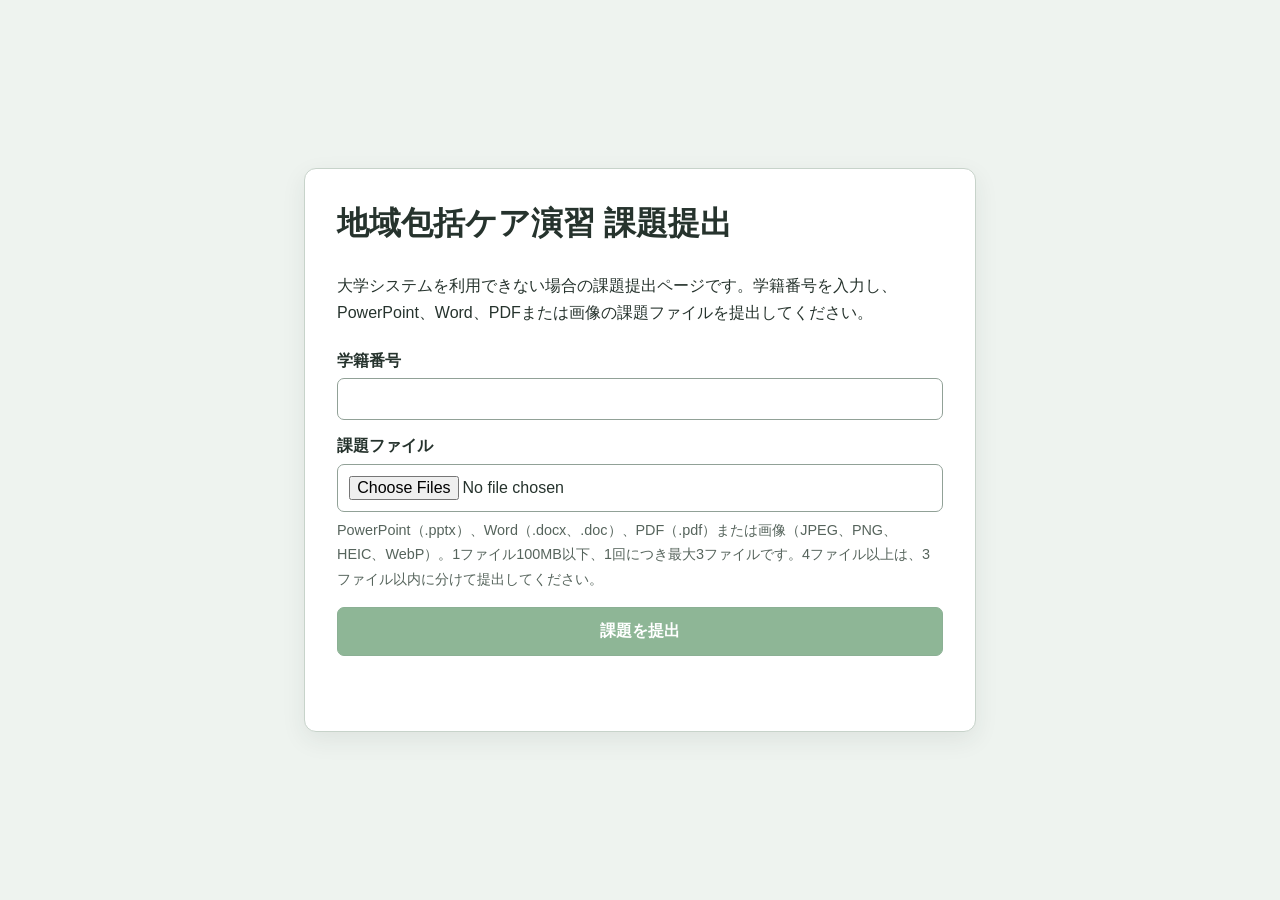
<file: submit.html>
<!doctype html>
<html lang="ja">
<head>
<meta charset="utf-8">
<meta name="viewport" content="width=device-width,initial-scale=1">
<meta name="robots" content="noindex,nofollow">
<title>地域包括ケア演習 課題提出</title>
<link rel="stylesheet" href="submit.css">
<script src="submit.js" defer></script>
</head>
<body>
<main>
<section class="submission-card" aria-labelledby="pageTitle">
<h1 id="pageTitle">地域包括ケア演習 課題提出</h1>
<p>大学システムを利用できない場合の課題提出ページです。学籍番号を入力し、PowerPoint、Word、PDFまたは画像の課題ファイルを提出してください。</p>
<form id="assignmentForm">
<label for="studentId">学籍番号</label>
<input id="studentId" name="student_id" type="text" maxlength="50" autocomplete="off" required>

<label for="assignmentFile">課題ファイル</label>
<input id="assignmentFile" name="assignment_file" type="file" accept=".pptx,.docx,.doc,.pdf,.jpg,.jpeg,.png,.heic,.heif,.webp,application/pdf,application/vnd.openxmlformats-officedocument.presentationml.presentation,application/vnd.openxmlformats-officedocument.wordprocessingml.document,application/msword,image/jpeg,image/png,image/heic,image/heif,image/webp" multiple required>
<p class="hint">PowerPoint（.pptx）、Word（.docx、.doc）、PDF（.pdf）または画像（JPEG、PNG、HEIC、WebP）。1ファイル100MB以下、1回につき最大3ファイルです。4ファイル以上は、3ファイル以内に分けて提出してください。</p>

<button type="submit" id="submitAssignment" disabled>課題を提出</button>
<progress id="uploadProgress" max="100" value="0" hidden>0%</progress>
<p id="submissionStatus" role="status" aria-live="polite"></p>
</form>
</section>
</main>
</body>
</html>
</file>
<file: community.css>
* { box-sizing: border-box; }
body { font-family: system-ui, sans-serif; margin: 0; color: #26332d; background: #f7f7f7; line-height: 1.7; }
.container { max-width: 680px; margin: 0 auto; padding: 1rem; background: white; box-shadow: 0 0 10px #00000012; }
.header { text-align: center; margin-bottom: 1rem; }
h1 { font-size: 1.35rem; margin: .5rem 0; }
.subtitle { margin: .25rem 0; font-size: 1rem; }
.illustration { text-align: center; }
.illustration img { width: 180px; height: 180px; object-fit: contain; border-radius: 12px; }
.profile-box, .description-box { background: #f0f3f0; padding: 1rem; border-radius: 8px; margin-bottom: 1rem; font-size: .95rem; }
h2 { font-size: 1rem; margin: 0 0 .5rem; }
p { margin: .5rem 0; }
summary { cursor: pointer; font-weight: bold; padding: .25rem 0; }
.profile-box > summary { list-style: none; }
.profile-box > summary::-webkit-details-marker { display: none; }
.profile-summary-title { display: block; }
.profile-summary-title::before { content: "＋"; display: inline-block; width: 1.5em; color: #327b42; }
.profile-box[open] .profile-summary-title::before { content: "−"; }
.profile-preview { display: grid; gap: .1rem; margin: .65rem 0 .75rem 1.5em; font-weight: 400; line-height: 1.55; }
.profile-summary-action { display: inline-block; margin-left: 1.5em; padding: .25rem .7rem; border: 1px solid #4e7658; border-radius: 999px; color: #315e3b; font-size: .88rem; line-height: 1.5; }
.profile-summary-less { display: none; }
.profile-box[open] .profile-preview, .profile-box[open] .profile-summary-more { display: none; }
.profile-box[open] .profile-summary-less { display: inline-block; margin-top: .5rem; }
.interview-meter { margin: .75rem 0; padding: .75rem .9rem; border: 1px solid #d1dad3; border-radius: 8px; background: #fafcfb; }
.interview-meter-label { margin-bottom: .35rem; font-weight: 600; }
.interview-meter progress { display: block; width: 100%; height: .7rem; border: 0; border-radius: 999px; overflow: hidden; color: #4e7658; accent-color: #4e7658; background: #e3e8e4; }
.interview-meter progress::-webkit-progress-bar { background: #e3e8e4; border-radius: 999px; }
.interview-meter progress::-webkit-progress-value { background: #4e7658; border-radius: 999px; transition: width .2s ease; }
.interview-meter progress::-moz-progress-bar { background: #4e7658; border-radius: 999px; }
.interview-meter progress.low { color: #7a704f; accent-color: #7a704f; }
.interview-meter progress.low::-webkit-progress-value { background: #7a704f; }
.interview-meter progress.low::-moz-progress-bar { background: #7a704f; }
.interview-meter .hint { margin-bottom: 0; }
.chat-box { border: 1px solid #bcc9c0; border-radius: 8px; padding: .75rem; height: 400px; height: min(50dvh, 440px); min-height: 220px; overflow-y: auto; display: flex; flex-direction: column; }
.message { margin: .4rem 0; padding: .6rem .9rem; border-radius: 12px; max-width: 90%; white-space: pre-wrap; overflow-wrap: anywhere; }
.user { background: #e0f7fa; align-self: flex-end; }
.gpt { background: #f1f8e9; align-self: flex-start; }
label { display: block; font-weight: 600; margin-top: .6rem; }
select, textarea, input, button { font: inherit; font-size: 16px; }
select, textarea, input { border: 1px solid #9aa99e; border-radius: 6px; padding: .6rem; background: white; color: inherit; }
select { max-width: 100%; }
textarea { width: 100%; min-height: 90px; resize: vertical; }
.actions { display: flex; flex-wrap: wrap; justify-content: space-between; gap: .75rem; margin-top: .5rem; }
button { padding: .6rem 1rem; border: 1px solid #2e713d; background: #327b42; color: white; border-radius: 6px; cursor: pointer; min-height: 44px; }
button.secondary { background: white; color: #315e3b; }
button:disabled { opacity: .55; cursor: not-allowed; }
:focus-visible { outline: 3px solid #22699f; outline-offset: 3px; }
.hint { font-size: .8rem; color: #526158; }
#status { min-height: 1.7em; font-size: .9rem; margin: .6rem 0; }
#status.error { color: #a02424; }
.copy-box { margin-top: 1rem; padding: 1rem; border: 1px solid #bcc9c0; border-radius: 8px; background: #f0f3f0; }
#copyStatus { font-size: .9rem; overflow-wrap: anywhere; }
.submit-log-form { margin-top: 1rem; padding-top: .75rem; border-top: 1px solid #ccd6cf; }
.submit-log-form input { width: 100%; max-width: 24rem; margin-bottom: .65rem; }
.submit-log-form button { display: block; }
#submitStatus { min-height: 1.7em; font-size: .9rem; overflow-wrap: anywhere; }
#submitStatus.error { color: #a02424; }
#logText { min-height: 220px; margin-bottom: .5rem; }
@media (max-width: 600px) {
  .container { padding: .75rem; }
  .chat-box { height: min(36dvh, 300px); min-height: 200px; }
  .message { max-width: 95%; }
  textarea { min-height: 72px; }
}
</file>
<file: submit.css>
:root { font-family: "Noto Sans JP", "Yu Gothic", sans-serif; color: #26332d; background: #eef3ef; }
* { box-sizing: border-box; }
body { margin: 0; }
main { min-height: 100vh; display: grid; place-items: center; padding: 1rem; }
.submission-card { width: min(100%, 42rem); padding: clamp(1.2rem, 4vw, 2rem); border: 1px solid #c7d3ca; border-radius: 12px; background: #fff; box-shadow: 0 8px 24px rgba(38, 51, 45, .08); }
h1 { margin-top: 0; font-size: clamp(1.45rem, 5vw, 2rem); line-height: 1.4; }
p { line-height: 1.7; }
form { margin-top: 1.5rem; }
label { display: block; margin-top: 1rem; margin-bottom: .4rem; font-weight: 700; }
input, button { font: inherit; font-size: 16px; }
input[type="text"], input[type="file"] { width: 100%; padding: .7rem; border: 1px solid #91a197; border-radius: 7px; background: #fff; }
.hint { margin: .35rem 0 1rem; color: #56645c; font-size: .9rem; }
button { width: 100%; padding: .8rem 1rem; border: 1px solid #2e713d; border-radius: 7px; background: #327b42; color: #fff; font-weight: 700; cursor: pointer; }
button:disabled { opacity: .55; cursor: not-allowed; }
progress { width: 100%; height: .8rem; margin-top: 1rem; accent-color: #327b42; }
#submissionStatus { min-height: 1.7em; margin-bottom: 0; overflow-wrap: anywhere; }
#submissionStatus.error { color: #a02424; }
@media (max-width: 480px) {
  main { align-items: start; padding: .65rem; }
  .submission-card { border-radius: 8px; padding: 1rem; }
}
</file>
